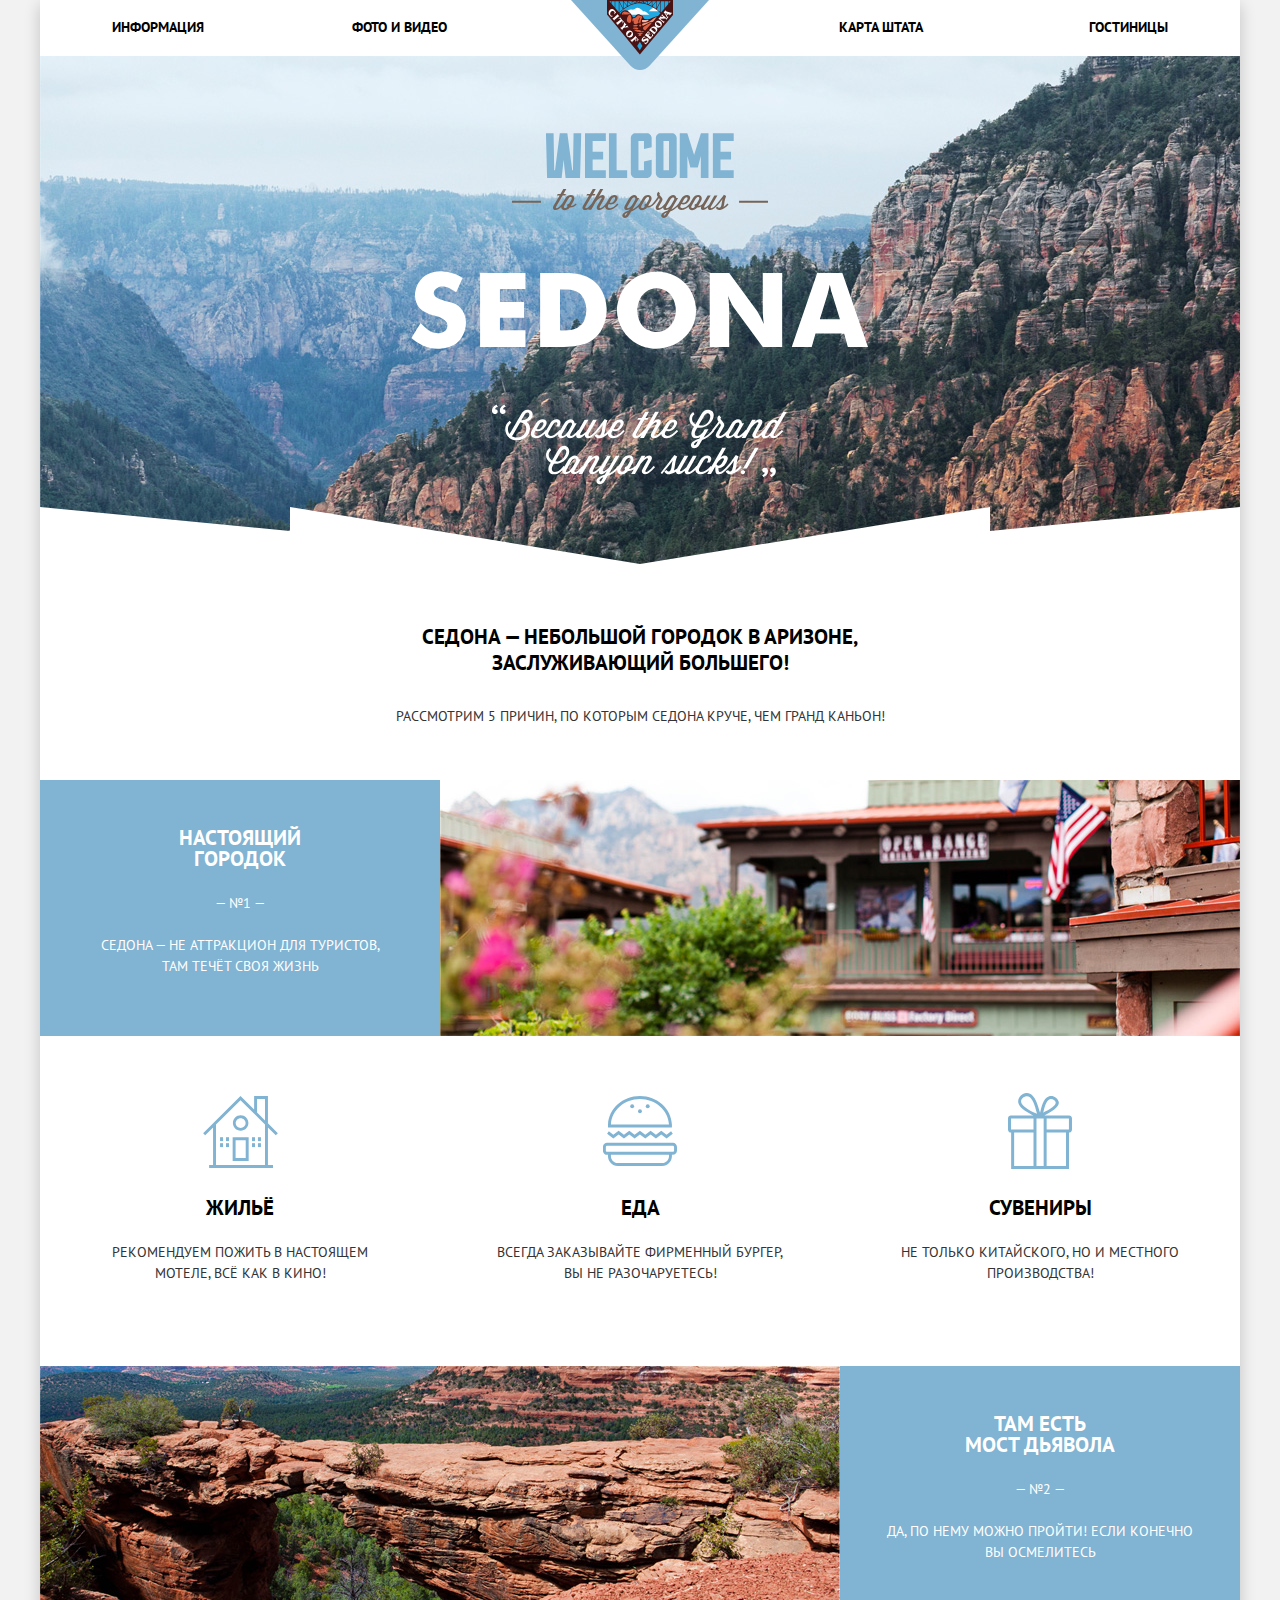
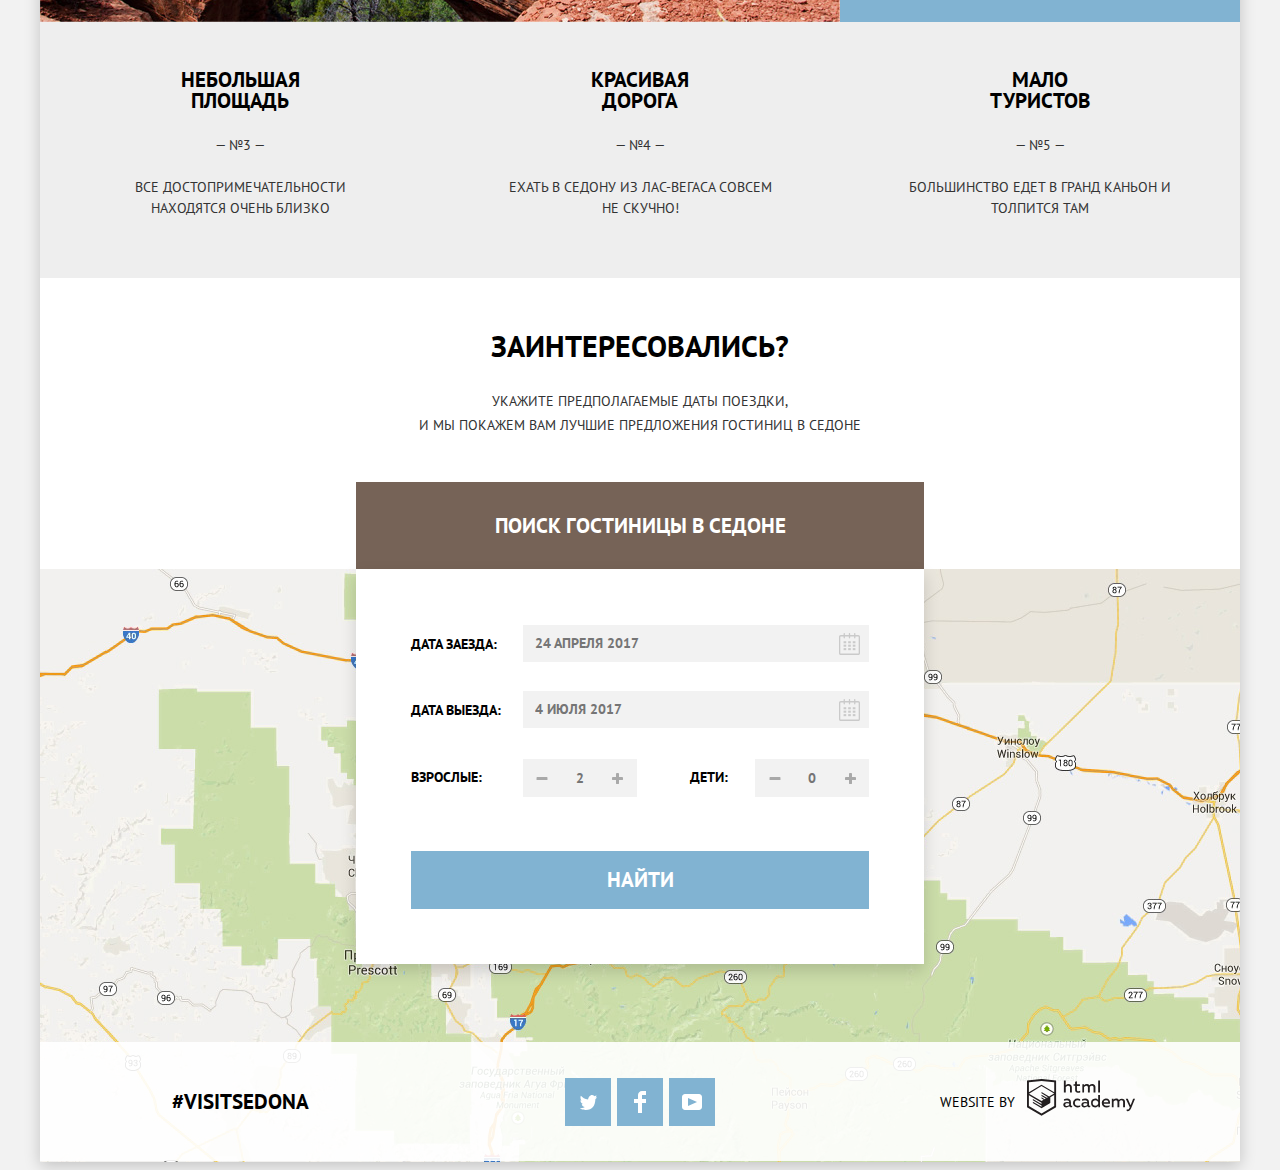
<file: index.html>
<!DOCTYPE html>
<html lang="ru">
<head>
  <meta charset="utf-8">
  <title>Отдых в городе Седона</title>
  <link href="https://fonts.googleapis.com/css?family=PT+Sans:400,700&amp;subset=cyrillic" rel="stylesheet">
  <link rel="stylesheet" href="css/normalize.css">
  <link rel="stylesheet" href="css/style.css">
</head>
<body class="main-page">
  <header class="main-header">
    <nav class="main-navigation">
      <a class="logo">
        <img src="img/logo.svg" width="138" height="70" alt="Логотип города Седона">
      </a>
      <ul class="site-navigation">
        <li class="site-navigation__item"><a href="#">Информация</a></li>
        <li class="site-navigation__item"><a href="#">Фото и видео</a></li>
        <li class="site-navigation__item"><a href="#">Карта штата</a></li>
        <li class="site-navigation__item"><a href="catalog.html">Гостиницы</a></li>
      </ul>
    </nav>
  </header>

  <main>
    <div class="promo">
      <h1 class="visually-hidden">Город Седона</h1>
    </div>

    <section class="features">
      <h2 class="features__title">Седона — небольшой городок в Аризоне, заслуживающий большего!</h2>
      <p class="features__intro">Рассмотрим 5 причин, по которым Седона круче, чем Гранд Каньон!</p>
      <ul class="features__list">
        <li class="features__item item-feature item-feature--detailed item-feature--real">
          <h3 class="item-feature__name">Настоящий<br> городок</h3>
          <p class="item-feature__number">— №1 —</p>
          <p class="item-feature__description">Седона — не аттракцион для туристов, там течёт своя жизнь</p>
        </li>
        <li class="features__item item-feature item-feature--sub item-feature--house">
          <h3 class="item-feature__name">Жильё</h3>
          <p class="item-feature__description">Рекомендуем пожить в настоящем мотеле, всё как в кино!</p>
        </li>
        <li class="features__item item-feature item-feature--sub item-feature--food">
          <h3 class="item-feature__name">Еда</h3>
          <p class="item-feature__description">Всегда заказывайте фирменный бургер, вы не разочаруетесь!</p>
        </li>
        <li class="features__item item-feature item-feature--sub item-feature--souvenir">
          <h3 class="item-feature__name">Сувениры</h3>
          <p class="item-feature__description">Не только китайского, но и местного производства!</p>
        </li>
        <li class="features__item item-feature item-feature--detailed item-feature--bridge">
          <h3 class="item-feature__name">Там есть<br> Мост дьявола</h3>
          <p class="item-feature__number">— №2 —</p>
          <p class="item-feature__description">Да, по нему можно пройти! Если конечно вы осмелитесь</p>
        </li>
        <li class="features__item item-feature item-feature--brief">
          <h3 class="item-feature__name">Небольшая<br> площадь</h3>
          <p class="item-feature__number">— №3 —</p>
          <p class="item-feature__description">Все достопримечательности находятся очень близко</p>
        </li>
        <li class="features__item item-feature item-feature--brief">
          <h3 class="item-feature__name">Красивая<br> дорога</h3>
          <p class="item-feature__number">— №4 —</p>
          <p class="item-feature__description">Ехать в Седону из Лас-Вегаса совсем не скучно!</p>
        </li>
        <li class="features__item item-feature item-feature--brief">
          <h3 class="item-feature__name">Мало<br> туристов</h3>
          <p class="item-feature__number">— №5 —</p>
          <p class="item-feature__description">Большинство едет в гранд каньон и толпится там</p>
        </li>
      </ul>
    </section>

    <section class="search">
      <h2 class="search__title">Заинтересовались?</h2>
      <p class="search__description">Укажите предполагаемые даты поездки,<br> и мы покажем вам лучшие предложения гостиниц в седоне</p>
      <button class="search__button search__button--open" type="button">Поиск гостиницы в Седоне</button>
      <form class="search__form" action="https://echo.htmlacademy.ru" method="post">
        <p class="search__arrival">
          <label for="date-arrival">Дата заезда:</label>
          <input id="date-arrival" type="text" name="date-arrival" value="" placeholder="24 апреля 2017">
          <button class="search__calendar-picker" type="button">
            <span class="visually-hidden">Выбор даты заезда</span>
            <svg version="1.1" id="Layer_1" xmlns="http://www.w3.org/2000/svg" xmlns:xlink="http://www.w3.org/1999/xlink" x="0px" y="0px"
             width="21px" height="22px" viewBox="0 0 21 22" enable-background="new 0 0 21 22" xml:space="preserve">
            <g id="calendar_1_">
              <path d="M19.251,2.025h-2.845V0.648c0-0.381-0.294-0.689-0.656-0.689c-0.363,0-0.656,0.308-0.656,0.689v1.377h-3.938V0.648
                c0-0.381-0.294-0.689-0.655-0.689c-0.363,0-0.657,0.308-0.657,0.689v1.377H5.906V0.648c0-0.381-0.294-0.689-0.656-0.689
                c-0.363,0-0.657,0.308-0.657,0.689v1.377H1.75C0.784,2.025,0,2.847,0,3.862v16.302C0,21.179,0.784,22,1.75,22h17.501
                C20.217,22,21,21.179,21,20.164V3.862C21,2.847,20.217,2.025,19.251,2.025z M19.688,20.164c0,0.253-0.195,0.459-0.437,0.459H1.75
                c-0.241,0-0.438-0.206-0.438-0.459V3.862c0-0.253,0.196-0.459,0.438-0.459h2.844v1.378c0,0.381,0.294,0.689,0.657,0.689
                c0.362,0,0.656-0.308,0.656-0.689V3.403h3.938v1.378c0,0.381,0.294,0.689,0.657,0.689c0.361,0,0.655-0.308,0.655-0.689V3.403h3.938
                v1.378c0,0.381,0.293,0.689,0.656,0.689c0.362,0,0.656-0.308,0.656-0.689V3.403h2.845c0.241,0,0.437,0.206,0.437,0.459V20.164z"/>
              <rect x="4.594" y="8.225" width="2.625" height="2.066"/>
              <rect x="4.594" y="11.668" width="2.625" height="2.067"/>
              <rect x="4.594" y="15.112" width="2.625" height="2.066"/>
              <rect x="9.188" y="15.112" width="2.625" height="2.066"/>
              <rect x="9.188" y="11.668" width="2.625" height="2.067"/>
              <rect x="9.188" y="8.225" width="2.625" height="2.066"/>
              <rect x="13.781" y="15.112" width="2.625" height="2.066"/>
              <rect x="13.781" y="11.668" width="2.625" height="2.067"/>
              <rect x="13.781" y="8.225" width="2.625" height="2.066"/>
            </g>
            </svg>
          </button>
        </p>
        <p class="search__exit">
          <label for="date-exit">Дата выезда:</label>
          <input id="date-exit" type="text" name="date-exit" value="" placeholder="4 июля 2017">
          <button class="search__calendar-picker" type="button">
            <span class="visually-hidden">Выбор даты выезда</span>
            <svg xmlns="http://www.w3.org/2000/svg" x="0px" y="0px"
             width="21px" height="22px" viewBox="0 0 21 22" enable-background="new 0 0 21 22" xml:space="preserve">
            <g id="calendar_1_">
              <path d="M19.251,2.025h-2.845V0.648c0-0.381-0.294-0.689-0.656-0.689c-0.363,0-0.656,0.308-0.656,0.689v1.377h-3.938V0.648
                c0-0.381-0.294-0.689-0.655-0.689c-0.363,0-0.657,0.308-0.657,0.689v1.377H5.906V0.648c0-0.381-0.294-0.689-0.656-0.689
                c-0.363,0-0.657,0.308-0.657,0.689v1.377H1.75C0.784,2.025,0,2.847,0,3.862v16.302C0,21.179,0.784,22,1.75,22h17.501
                C20.217,22,21,21.179,21,20.164V3.862C21,2.847,20.217,2.025,19.251,2.025z M19.688,20.164c0,0.253-0.195,0.459-0.437,0.459H1.75
                c-0.241,0-0.438-0.206-0.438-0.459V3.862c0-0.253,0.196-0.459,0.438-0.459h2.844v1.378c0,0.381,0.294,0.689,0.657,0.689
                c0.362,0,0.656-0.308,0.656-0.689V3.403h3.938v1.378c0,0.381,0.294,0.689,0.657,0.689c0.361,0,0.655-0.308,0.655-0.689V3.403h3.938
                v1.378c0,0.381,0.293,0.689,0.656,0.689c0.362,0,0.656-0.308,0.656-0.689V3.403h2.845c0.241,0,0.437,0.206,0.437,0.459V20.164z"/>
              <rect x="4.594" y="8.225" width="2.625" height="2.066"/>
              <rect x="4.594" y="11.668" width="2.625" height="2.067"/>
              <rect x="4.594" y="15.112" width="2.625" height="2.066"/>
              <rect x="9.188" y="15.112" width="2.625" height="2.066"/>
              <rect x="9.188" y="11.668" width="2.625" height="2.067"/>
              <rect x="9.188" y="8.225" width="2.625" height="2.066"/>
              <rect x="13.781" y="15.112" width="2.625" height="2.066"/>
              <rect x="13.781" y="11.668" width="2.625" height="2.067"/>
              <rect x="13.781" y="8.225" width="2.625" height="2.066"/>
            </g>
            </svg>
          </button>
        </p>
        <div class="search__residents">
          <p class="search__adults">
            <label for="amount-adults">Взрослые:</label>
            <button class="button search__amount-adults search__amount-adults--decrease" type="button">
              <span class="visually-hidden">Уменьшить количество взрослых</span>
            </button>
            <input id="amount-adults" type="text" name="amount-adults" value="" placeholder="2">
            <button class="button search__amount-adults search__amount-adults--increase" type="button">
              <span class="visually-hidden">Увеличить количество взрослых</span>
            </button>
          </p>
          <p class="search__children">
            <label for="amount-children">Дети:</label>
            <button class="button search__amount-children search__amount-children--decrease" type="button">
              <span class="visually-hidden">Уменьшить количество детей</span>
            </button>
            <input id="amount-children" type="text" name="amount-children" value="" placeholder="0">
            <button class="button search__amount-children search__amount-children--increase" type="button">
              <span class="visually-hidden">Увеличить количество детей</span>
            </button>
          </p>
        </div>
        <button class="search__button search__button--find" type="submit">Найти</button>
      </form>
    </section>

    <section class="map">
      <h2 class="visually-hidden">Карта города Седона</h2>
      <img class="map__image" src="img/map.jpg" width="1200" height="593" alt="Карта города Седона">
    </section>
  </main>

  <footer class="main-footer">
    <div class="main-footer__hashtag">#visitSEDONA</div>
    <div class="main-footer__social">
      <ul class="socials">
        <li>
          <a class="socials__item socials__item--tw" href="#">
            <span class="visually-hidden">Twitter</span>
            <svg xmlns="http://www.w3.org/2000/svg"  width="17px" height="15px" viewBox="0 0 17 15">
              <g>
                <path fill="#FFFFFF" d="M10.95,0.144c1.685-0.496,2.984,0.27,3.577,1.179c0.673-0.231,1.331-0.481,2.011-0.708
                  c-0.004,0.861-0.522,1.513-0.857,1.768c0.685,0.17,1.304-0.491,1.304-0.491c-0.169,1-1.006,1.788-1.563,2.024
                  c-0.231,6.75-3.175,11.217-10.077,11.082c-0.522,0,0.075,0-0.446,0c-0.41,0-4.164-0.46-4.898-1.887
                  c2.271,0.196,3.893-0.422,4.693-1.177c-0.96-0.3-2.679-0.477-2.979-2.95C2.064,9.09,2.279,9.212,2.905,9.103
                  C1.705,8.247,0.374,7.53,0.448,5.33c0.285,0.328,1.067,0.536,1.34,0.472c-0.703-0.241-1.97-3.36-0.894-4.952
                  c1.818,1.854,3.735,3.606,7.152,3.773C8.254,2.33,9.183,0.793,10.95,0.144z"/>
              </g>
            </svg>

          </a>
        </li>
        <li>
          <a class="socials__item socials__item--fb" href="#">
            <span class="visually-hidden">Facebook</span>
            <svg xmlns="http://www.w3.org/2000/svg" width="12px" height="22px" viewBox="0 0 12 22">
              <path fill="#FFFFFF" d="M12,4V0H8C5.791,0,4,1.791,4,4v4H0v4h4v10h4V12h4V8H8V4H12z"/>
            </svg>
          </a>
        </li>
        <li>
          <a class="socials__item socials__item--yt" href="#">
            <span class="visually-hidden">YouTube</span>
            <svg xmlns="http://www.w3.org/2000/svg" width="20px" height="16px" viewBox="0 0 20 16">
              <path fill="#FFFFFF" d="M17,0H3C1.35,0,0,1.35,0,3v10c0,1.65,1.35,3,3,3h14c1.65,0,3-1.35,3-3V3C20,1.35,18.65,0,17,0z
               M6.027,11.998V4.002L15.014,8L6.027,11.998z"/>
            </svg>
          </a>
        </li>
      </ul>
    </div>
    <div class="main-footer__copyright">
      Website by
      <a href="https://htmlacademy.ru/intensive/htmlcss" target="_blank">
        <span class="visually-hidden">HTML Academy</span>
        <svg xmlns="http://www.w3.org/2000/svg" viewBox="0 0 113 39" width="113" height="39">
          <path d="M44.61,26.88a2,2,0,0,0,.55-0.1v1.33a3.25,3.25,0,0,1-1.18.21,1.67,1.67,0,0,1-1.67-1,4.84,4.84,0,0,1-3.14,1.08c-1.51,0-2.91-.83-2.91-2.55,0-2.13,2-2.79,3.71-2.79a11.08,11.08,0,0,1,2.17.25v-0.3c0-1-.76-1.77-2.19-1.77a7.42,7.42,0,0,0-3,.64v-1.7a10.21,10.21,0,0,1,3.19-.55c2.36,0,3.81,1.12,3.81,3.65v3a0.54,0.54,0,0,0,.49.59h0.17Zm-6.44-1.13A1.35,1.35,0,0,0,39.63,27h0.11a3.39,3.39,0,0,0,2.41-1V24.58a9.72,9.72,0,0,0-1.81-.21c-1,0-2.16.33-2.16,1.38h0Zm12.36-6.11a5,5,0,0,1,2.57.64V22a4.08,4.08,0,0,0-2.3-.7,2.75,2.75,0,1,0,0,5.49,5,5,0,0,0,2.43-.64v1.71a6.27,6.27,0,0,1-2.76.57A4.21,4.21,0,0,1,46,24.51q0-.21,0-0.41a4.32,4.32,0,0,1,4.18-4.46h0.38Zm12.17,7.24a2,2,0,0,0,.55-0.1v1.33a3.25,3.25,0,0,1-1.18.21,1.67,1.67,0,0,1-1.67-1,4.84,4.84,0,0,1-3.14,1.08c-1.51,0-2.91-.83-2.91-2.55,0-2.13,2-2.79,3.71-2.79a11.08,11.08,0,0,1,2.17.25v-0.3c0-1-.76-1.77-2.19-1.77a7.42,7.42,0,0,0-3,.64v-1.7a10.21,10.21,0,0,1,3.19-.55c2.36,0,3.81,1.12,3.81,3.65v3a0.54,0.54,0,0,0,.49.59h0.17Zm-6.44-1.13A1.35,1.35,0,0,0,57.73,27h0.11a3.39,3.39,0,0,0,2.41-1V24.58a9.72,9.72,0,0,0-1.81-.21c-1.06,0-2.16.33-2.16,1.38h0ZM73,16V28.2H71.35V26.88a3.88,3.88,0,0,1-3.19,1.54,4.4,4.4,0,0,1,0-8.78,3.81,3.81,0,0,1,3,1.3V16H73Zm-4.53,5.22a2.76,2.76,0,1,0,0,5.52A2.86,2.86,0,0,0,71.15,25V23A2.91,2.91,0,0,0,68.49,21.27ZM79,19.64c3.31,0,4.46,2.68,3.92,5.09H76.7c0.21,1.5,1.67,2.11,3.19,2.11a6.11,6.11,0,0,0,2.64-.59v1.6a7.14,7.14,0,0,1-3,.57C77,28.42,74.78,27,74.78,24a4.18,4.18,0,0,1,4-4.39H79Zm0.09,1.54a2.28,2.28,0,0,0-2.44,2.1v0.06H81.3A2,2,0,0,0,79.13,21.18Zm5.73,7V19.87h1.65v1a3.81,3.81,0,0,1,2.78-1.27A2.86,2.86,0,0,1,91.89,21a4.12,4.12,0,0,1,2.91-1.33A3.06,3.06,0,0,1,98,23V28.2h-1.9V23.05a1.59,1.59,0,0,0-1.42-1.75H94.42a2.8,2.8,0,0,0-2.07,1.12V28.2h-1.9V23.05A1.59,1.59,0,0,0,89,21.31H88.8a3,3,0,0,0-2.21,1.29v5.63H84.86Zm21.31-8.33h1.9l-3.91,9.46c-0.9,2.17-2.09,2.86-3.35,2.86a4.76,4.76,0,0,1-1.1-.14V30.46a2.86,2.86,0,0,0,.85.12c0.9,0,1.58-.64,2.07-1.9l0.17-.42-4-8.4h2l2.86,6.29ZM38.73,1.46V6.22a3.81,3.81,0,0,1,2.7-1.14,3.25,3.25,0,0,1,3.44,3.4v5.15H43V8.72a1.81,1.81,0,0,0-1.61-2h-0.3a2.93,2.93,0,0,0-2.32,1.39v5.52h-1.9V1.46h1.9ZM49.94,2.31v3h3V6.91h-3v3.81c0,1.1.5,1.46,1.58,1.46a4.49,4.49,0,0,0,1.69-.33v1.6A6.8,6.8,0,0,1,51,13.8a2.55,2.55,0,0,1-2.86-2.74V6.89H46.58V5.26h1.5V2.74Zm5.4,11.31V5.28H57v1A3.81,3.81,0,0,1,59.77,5a2.86,2.86,0,0,1,2.6,1.33A4.12,4.12,0,0,1,65.28,5,3.06,3.06,0,0,1,68.44,8.4v5.21h-1.9V8.46a1.59,1.59,0,0,0-1.42-1.75H64.89a2.8,2.8,0,0,0-2.07,1.12v5.78h-1.9V8.46A1.59,1.59,0,0,0,59.5,6.71H59.27A3,3,0,0,0,57.06,8v5.63H55.34ZM71.17,1.45H73V13.6H71.17V1.45ZM14.71,0H14.55L0,1.54V28.21l14.55,8.66,14.55-8.66V1.54Zm12.5,27.1L14.55,34.64,1.9,27.12V16.18l12.59,7.5V25L5.86,19.9v1.31l8.68,5.21v1.39L5.87,22.65V24l8.68,5.21,8.75-5.24V18.31L27.2,16V27.12Zm0-12.53-3.48,2-1.6,1L14.51,13v1.31L21,18.23H21l-0.14.09-1,.54-5.37-3.2V17l4.24,2.52-1,.67-3.2-1.9v1.31l2.1,1.24L14.5,22.1,2,14.65,14.51,7.11Zm0-1.32L14.49,5.76,1.91,13.25v-10L14.56,1.92,27.21,3.25v10h0Z" transform="translate(0 -0.02)" fill="#231f20"/>
        </svg>
      </a>
    </div>
  </footer>
</body>
</html>
</file>
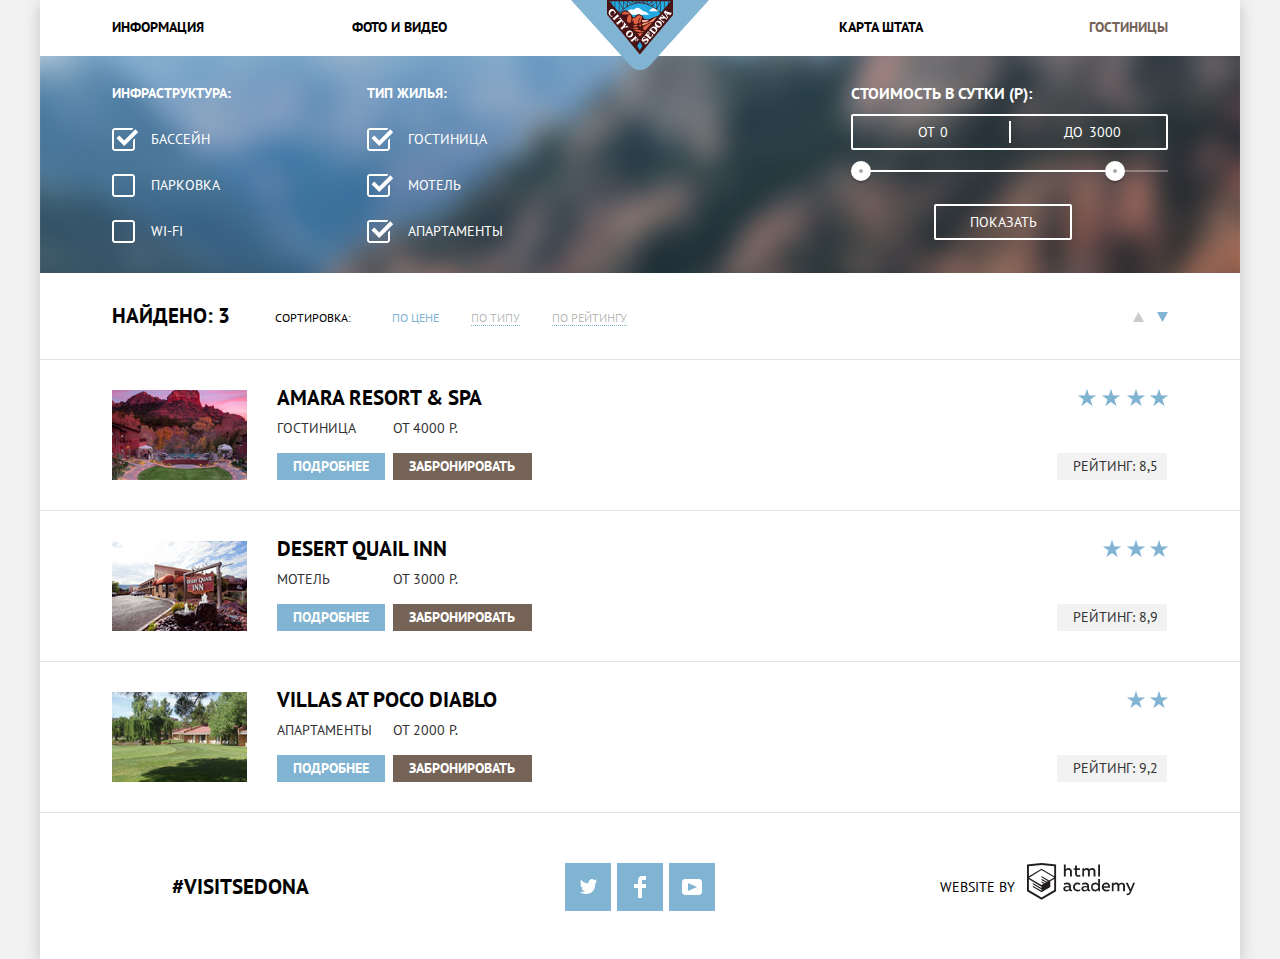
<file: catalog.html>
<!DOCTYPE html>
<html lang="ru">
<head>
  <meta charset="utf-8">
  <title>Поиск жилья в городе Седона</title>
  <link href="https://fonts.googleapis.com/css?family=PT+Sans:400,700&amp;subset=cyrillic" rel="stylesheet">
  <link rel="stylesheet" href="css/normalize.css">
  <link rel="stylesheet" href="css/style.css">
</head>
<body>
  <header class="main-header">
    <nav class="main-navigation">
      <a class="logo" href="index.html">
        <img src="img/logo.svg" width="138" height="70" alt="Логотип города Седона">
      </a>
      <ul class="site-navigation">
        <li class="site-navigation__item"><a href="#">Информация</a></li>
        <li class="site-navigation__item"><a href="#">Фото и видео</a></li>
        <li class="site-navigation__item"><a href="#">Карта штата</a></li>
        <li class="site-navigation__item site-navigation__item--current"><a href="catalog.html">Гостиницы</a></li>
      </ul>
    </nav>
  </header>

  <main>

    <section class="filters">
      <h2 class="visually-hidden">Фильтры жилья</h2>
      <form class="filters__form" action="https://echo.htmlacademy.ru" method="get">
        <fieldset class="filters__infrastructure">
          <legend>Инфраструктура:</legend>
          <ul>
            <li class="filters__option">
              <input class="visually-hidden filters__input-checkbox" type="checkbox" name="pool" id="filter-pool" checked>
              <label for="filter-pool">Бассейн</label>
            </li>
            <li class="filters__option">
              <input class="visually-hidden filters__input-checkbox" type="checkbox" name="parking" id="filter-parking">
              <label for="filter-parking">Парковка</label>
            </li>
            <li class="filters__option">
              <input class="visually-hidden filters__input-checkbox" type="checkbox" name="wi-fi" id="filter-wi-fi">
              <label for="filter-wi-fi">Wi-Fi</label>
            </li>
          </ul>
        </fieldset>
        <fieldset class="filters__house-type">
          <legend>Тип Жилья:</legend>
          <ul>
            <li class="filters__option">
              <input class="visually-hidden filters__input-checkbox" type="checkbox" name="hotel" id="filter-hotel" checked>
              <label for="filter-hotel">Гостиница</label>
            </li>
            <li class="filters__option">
              <input class="visually-hidden filters__input-checkbox" type="checkbox" name="motel" id="filter-motel" checked>
              <label for="filter-motel">Мотель</label>
            </li>
            <li class="filters__option">
              <input class="visually-hidden filters__input-checkbox" type="checkbox" name="apartments" id="filter-apartments" checked>
              <label for="filter-apartments">Апартаменты</label>
            </li>
          </ul>
        </fieldset>
        <fieldset class="filters__range">
          <legend class="filter-range-title">Стоимость в сутки (Р):</legend>
            <div class="price-controls">
              <label class="min-price">от <input type="text" name="min-price" value="0"></label>
              <label class="max-price">до <input type="text" name="max-price" value="3000"></label>
            </div>
            <div class="range-controls">
              <div class="scale">
                <div class="bar"></div>
              </div>
              <div class="range-toggle range-toggle-min"></div>
              <div class="range-toggle range-toggle-max"></div>
            </div>
            <button class="filters__button" type="submit">Показать</button>
        </fieldset>
      </form>
    </section>

    <section class="search-results">
      <h2 class="visually-hidden">Результаты поиска жилья</h2>
      <div class="inner-columns">
        <p class="search-results__found">Найдено: 3</p>
        <p class="search-results__sorting-type">
          Сортировка:
          <a class="search-results__type search-results__type--current">По цене</a>
          <a class="search-results__type" href="#">По типу</a>
          <a class="search-results__type" href="#">По рейтингу</a>
        </p>
        <p class="search-results__sorting-order">
          <a class="search-results__order search-results__order--up" href="#">
            <span class="visually-hidden">По возрастанию</span>
            <svg version="1.1" xmlns="http://www.w3.org/2000/svg" width="11px" height="10px" viewBox="0 0 11 10">
              <polygon fill="#cacaca" points="5.5,0 0,10 11,10 "/>
            </svg>
          </a>
          <a class="search-results__order search-results__order--down  search-results__order--current" href="#">
            <span class="visually-hidden">По убыванию</span>
            <svg version="1.1" xmlns="http://www.w3.org/2000/svg" width="11px" height="10px" viewBox="0 0 11 10">
              <polygon fill="#cacaca" points="5.5,10 0,0 11,0 "/>
            </svg>
          </a>
        </p>
      </div>
      <ul class="search-results__results-list">
        <li class="search-results__result result-item">
          <img class="result-item__img" src="img/hotel-small-1.jpg" width="135" height="90" alt="Гостиница Amara Resort & Spa">
          <div class="result-item__info">
            <h3 class="result-item__lodging-name"><a href="#">Amara Resort & Spa</a></h3>
            <p>
              <span class="result-item__lodging-type">Гостиница</span>
              <span class="result-item__lodging-price">от 4000 р.</span>
            </p>
            <p>
              <a class="result-item__button result-item__button--details" href="#">Подробнее</a>
              <a class="result-item__button result-item__button--book" href="#">Забронировать</a>
            </p>
          </div>
          <div class="result-item__rating">
            <p class="result-item__rating-level result-item__rating-level--good">
              <span class="visually-hidden">4 звезды</span>
            </p>
            <p class="result-item__rating-info">Рейтинг: 8,5</p>
          </div>
        </li>
        <li class="search-results__result result-item">
          <img class="result-item__img" src="img/hotel-small-2.jpg" width="135" height="90" alt="Мотель Desert Quail Inn">
          <div class="result-item__info">
            <h3 class="result-item__lodging-name"><a href="#">Desert Quail Inn</a></h3>
            <p>
              <span class="result-item__lodging-type">Мотель</span>
              <span class="result-item__lodging-price">от 3000 р.</span>
            </p>
            <p>
              <a class="result-item__button result-item__button--details" href="#">Подробнее</a>
              <a class="result-item__button result-item__button--book" href="#">Забронировать</a>
            </p>
          </div>
          <div class="result-item__rating">
            <p class="result-item__rating-level result-item__rating-level--average">
              <span class="visually-hidden">3 звезды</span>
            </p>
            <p class="result-item__rating-info">Рейтинг: 8,9</p>
          </div>
        </li>
        <li class="search-results__result result-item">
          <img class="result-item__img" src="img/hotel-small-3.jpg" width="135" height="90" alt="Апартаменты Villas at Poco Diablo">
          <div class="result-item__info">
            <h3 class="result-item__lodging-name"><a href="#">Villas at Poco Diablo</a></h3>
            <p>
              <span class="result-item__lodging-type">Апартаменты</span>
              <span class="result-item__lodging-price">от 2000 р.</span>
            </p>
            <p>
              <a class="result-item__button result-item__button--details" href="#">Подробнее</a>
              <a class="result-item__button result-item__button--book" href="#">Забронировать</a>
            </p>
          </div>
          <div class="result-item__rating">
            <p class="result-item__rating-level result-item__rating-level--bad">
              <span class="visually-hidden">2 звезды</span>
            </p>
            <p class="result-item__rating-info">Рейтинг: 9,2</p>
          </div>
        </li>
      </ul>
    </section>
  </main>

  <footer class="main-footer">
    <p class="main-footer__hashtag">#visitSEDONA</p>
    <ul class="main-footer__social socials">
      <li>
        <a class="socials__item socials__item--tw" href="#">
          <span class="visually-hidden">Twitter</span>
          <svg xmlns="http://www.w3.org/2000/svg"  width="17px" height="15px" viewBox="0 0 17 15">
            <g>
              <path fill="#FFFFFF" d="M10.95,0.144c1.685-0.496,2.984,0.27,3.577,1.179c0.673-0.231,1.331-0.481,2.011-0.708
                c-0.004,0.861-0.522,1.513-0.857,1.768c0.685,0.17,1.304-0.491,1.304-0.491c-0.169,1-1.006,1.788-1.563,2.024
                c-0.231,6.75-3.175,11.217-10.077,11.082c-0.522,0,0.075,0-0.446,0c-0.41,0-4.164-0.46-4.898-1.887
                c2.271,0.196,3.893-0.422,4.693-1.177c-0.96-0.3-2.679-0.477-2.979-2.95C2.064,9.09,2.279,9.212,2.905,9.103
                C1.705,8.247,0.374,7.53,0.448,5.33c0.285,0.328,1.067,0.536,1.34,0.472c-0.703-0.241-1.97-3.36-0.894-4.952
                c1.818,1.854,3.735,3.606,7.152,3.773C8.254,2.33,9.183,0.793,10.95,0.144z"/>
            </g>
          </svg>

        </a>
      </li>
      <li>
        <a class="socials__item socials__item--fb" href="#">
          <span class="visually-hidden">Facebook</span>
          <svg xmlns="http://www.w3.org/2000/svg" width="12px" height="22px" viewBox="0 0 12 22">
            <path fill="#FFFFFF" d="M12,4V0H8C5.791,0,4,1.791,4,4v4H0v4h4v10h4V12h4V8H8V4H12z"/>
          </svg>
        </a>
      </li>
      <li>
        <a class="socials__item socials__item--yt" href="#">
          <span class="visually-hidden">YouTube</span>
          <svg xmlns="http://www.w3.org/2000/svg" width="20px" height="16px" viewBox="0 0 20 16">
            <path fill="#FFFFFF" d="M17,0H3C1.35,0,0,1.35,0,3v10c0,1.65,1.35,3,3,3h14c1.65,0,3-1.35,3-3V3C20,1.35,18.65,0,17,0z
             M6.027,11.998V4.002L15.014,8L6.027,11.998z"/>
          </svg>
        </a>
      </li>
    </ul>
    <p class="main-footer__copyright">
      Website by
      <a href="https://htmlacademy.ru/intensive/htmlcss" target="_blank">
        <span class="visually-hidden">HTML Academy</span>
        <svg xmlns="http://www.w3.org/2000/svg" viewBox="0 0 113 39" width="113" height="39">
          <path d="M44.61,26.88a2,2,0,0,0,.55-0.1v1.33a3.25,3.25,0,0,1-1.18.21,1.67,1.67,0,0,1-1.67-1,4.84,4.84,0,0,1-3.14,1.08c-1.51,0-2.91-.83-2.91-2.55,0-2.13,2-2.79,3.71-2.79a11.08,11.08,0,0,1,2.17.25v-0.3c0-1-.76-1.77-2.19-1.77a7.42,7.42,0,0,0-3,.64v-1.7a10.21,10.21,0,0,1,3.19-.55c2.36,0,3.81,1.12,3.81,3.65v3a0.54,0.54,0,0,0,.49.59h0.17Zm-6.44-1.13A1.35,1.35,0,0,0,39.63,27h0.11a3.39,3.39,0,0,0,2.41-1V24.58a9.72,9.72,0,0,0-1.81-.21c-1,0-2.16.33-2.16,1.38h0Zm12.36-6.11a5,5,0,0,1,2.57.64V22a4.08,4.08,0,0,0-2.3-.7,2.75,2.75,0,1,0,0,5.49,5,5,0,0,0,2.43-.64v1.71a6.27,6.27,0,0,1-2.76.57A4.21,4.21,0,0,1,46,24.51q0-.21,0-0.41a4.32,4.32,0,0,1,4.18-4.46h0.38Zm12.17,7.24a2,2,0,0,0,.55-0.1v1.33a3.25,3.25,0,0,1-1.18.21,1.67,1.67,0,0,1-1.67-1,4.84,4.84,0,0,1-3.14,1.08c-1.51,0-2.91-.83-2.91-2.55,0-2.13,2-2.79,3.71-2.79a11.08,11.08,0,0,1,2.17.25v-0.3c0-1-.76-1.77-2.19-1.77a7.42,7.42,0,0,0-3,.64v-1.7a10.21,10.21,0,0,1,3.19-.55c2.36,0,3.81,1.12,3.81,3.65v3a0.54,0.54,0,0,0,.49.59h0.17Zm-6.44-1.13A1.35,1.35,0,0,0,57.73,27h0.11a3.39,3.39,0,0,0,2.41-1V24.58a9.72,9.72,0,0,0-1.81-.21c-1.06,0-2.16.33-2.16,1.38h0ZM73,16V28.2H71.35V26.88a3.88,3.88,0,0,1-3.19,1.54,4.4,4.4,0,0,1,0-8.78,3.81,3.81,0,0,1,3,1.3V16H73Zm-4.53,5.22a2.76,2.76,0,1,0,0,5.52A2.86,2.86,0,0,0,71.15,25V23A2.91,2.91,0,0,0,68.49,21.27ZM79,19.64c3.31,0,4.46,2.68,3.92,5.09H76.7c0.21,1.5,1.67,2.11,3.19,2.11a6.11,6.11,0,0,0,2.64-.59v1.6a7.14,7.14,0,0,1-3,.57C77,28.42,74.78,27,74.78,24a4.18,4.18,0,0,1,4-4.39H79Zm0.09,1.54a2.28,2.28,0,0,0-2.44,2.1v0.06H81.3A2,2,0,0,0,79.13,21.18Zm5.73,7V19.87h1.65v1a3.81,3.81,0,0,1,2.78-1.27A2.86,2.86,0,0,1,91.89,21a4.12,4.12,0,0,1,2.91-1.33A3.06,3.06,0,0,1,98,23V28.2h-1.9V23.05a1.59,1.59,0,0,0-1.42-1.75H94.42a2.8,2.8,0,0,0-2.07,1.12V28.2h-1.9V23.05A1.59,1.59,0,0,0,89,21.31H88.8a3,3,0,0,0-2.21,1.29v5.63H84.86Zm21.31-8.33h1.9l-3.91,9.46c-0.9,2.17-2.09,2.86-3.35,2.86a4.76,4.76,0,0,1-1.1-.14V30.46a2.86,2.86,0,0,0,.85.12c0.9,0,1.58-.64,2.07-1.9l0.17-.42-4-8.4h2l2.86,6.29ZM38.73,1.46V6.22a3.81,3.81,0,0,1,2.7-1.14,3.25,3.25,0,0,1,3.44,3.4v5.15H43V8.72a1.81,1.81,0,0,0-1.61-2h-0.3a2.93,2.93,0,0,0-2.32,1.39v5.52h-1.9V1.46h1.9ZM49.94,2.31v3h3V6.91h-3v3.81c0,1.1.5,1.46,1.58,1.46a4.49,4.49,0,0,0,1.69-.33v1.6A6.8,6.8,0,0,1,51,13.8a2.55,2.55,0,0,1-2.86-2.74V6.89H46.58V5.26h1.5V2.74Zm5.4,11.31V5.28H57v1A3.81,3.81,0,0,1,59.77,5a2.86,2.86,0,0,1,2.6,1.33A4.12,4.12,0,0,1,65.28,5,3.06,3.06,0,0,1,68.44,8.4v5.21h-1.9V8.46a1.59,1.59,0,0,0-1.42-1.75H64.89a2.8,2.8,0,0,0-2.07,1.12v5.78h-1.9V8.46A1.59,1.59,0,0,0,59.5,6.71H59.27A3,3,0,0,0,57.06,8v5.63H55.34ZM71.17,1.45H73V13.6H71.17V1.45ZM14.71,0H14.55L0,1.54V28.21l14.55,8.66,14.55-8.66V1.54Zm12.5,27.1L14.55,34.64,1.9,27.12V16.18l12.59,7.5V25L5.86,19.9v1.31l8.68,5.21v1.39L5.87,22.65V24l8.68,5.21,8.75-5.24V18.31L27.2,16V27.12Zm0-12.53-3.48,2-1.6,1L14.51,13v1.31L21,18.23H21l-0.14.09-1,.54-5.37-3.2V17l4.24,2.52-1,.67-3.2-1.9v1.31l2.1,1.24L14.5,22.1,2,14.65,14.51,7.11Zm0-1.32L14.49,5.76,1.91,13.25v-10L14.56,1.92,27.21,3.25v10h0Z" transform="translate(0 -0.02)" fill="#231f20"/>
        </svg>
      </a>
    </p>
  </footer>
</body>
</html>
</file>
<file: css/style.css>
html {
  background-color: #f2f2f2;
}

body {
  width: 1200px;
  margin: 0 auto;
  padding: 0;

  font-family: "PT Sans", Arial, sans-serif;
  font-size: 14px;
  line-height: 26px;
  font-weight: 700;
  color: #000000;
  text-transform: uppercase;

  background-color: #ffffff;
  box-shadow: 0 5px 15px 0 rgba(0, 0, 0, 0.2);
}

a {
  text-decoration: none;
}

img {
  max-width: 100%;
  height: auto;
}

.visually-hidden:not(:focus):not(:active),
input[type="checkbox"].visually-hidden,
input[type="radio"].visually-hidden {
  position: absolute;

  width: 1px;
  height: 1px;
  margin: -1px;
  border: 0;
  padding: 0;

  white-space: nowrap;

  clip-path: inset(100%);
  clip: rect(0 0 0 0);
  overflow: hidden;
}

.main-header {
  min-height: 56px;
}

.main-navigation {
  position: relative;
}

.logo {
  position: absolute;
  left: 50%;
  top: 0;

  width: 138px;
  height: 70px;

  transform: translateX(-50%);
}
.site-navigation {
  display: flex;
  flex-wrap: wrap;
  width: 1056px;
  padding: 0;
  margin: 0 auto;

  list-style: none;
}

.site-navigation__item {
  width: 22%;
  margin-top: 14px;
}

.site-navigation__item:nth-child(1)  {
  margin-right: 8px;
}

.site-navigation__item:nth-child(3)  {
  margin-left: auto;
  text-align: right;
}

.site-navigation__item:nth-child(4)  {
  margin-left: 13px;
  text-align: right;
}

.site-navigation a {
  color: #000000;
}

.site-navigation a:hover,
.site-navigation a:focus {
  color: #81b3d2;
}

.site-navigation a:active {
  color: rgba(0, 0, 0, 0.3);
}

.site-navigation__item--current a {
  color: #766357;
}

.promo {
  min-height: 508px;
  margin-bottom: 60px;

  background-image: url("../img/background-mask.svg"), url("../img/slogan.svg"), url("../img/background.jpg");
  background-position: center bottom, center 77px, center top;
  background-repeat: no-repeat;
  background-size: 1200px 57px, 458px 352px, cover;
}

.features {
  margin-bottom: 50px;
  text-align: center;
}

.features__title {
  width: 576px;
  margin: 0 auto;
  margin-bottom: 27px;

  font-size: 21px;
}

.features__intro {
  width: 506px;
  margin: 0 auto;
  margin-bottom: 51px;
  font-weight: 400;
  color: #333333;
}

.features__list {
  display: -webkit-flex;
  display: -moz-flex;
  display: -ms-flex;
  display: -o-flex;
  display: flex;
  -webkit-flex-wrap: wrap;
  -moz-flex-wrap: wrap;
  -ms-flex-wrap: wrap;
  -o-flex-wrap: wrap;
  flex-wrap: wrap;
  padding: 0;
  margin: 0;

  list-style: none;

  line-height: 21px;
}

.features__item {
  width: 400px;
  padding: 0;
  padding-bottom: 59px;
  margin: 0;
}

.item-feature--detailed {
  width: 100%;
  color: #ffffff;

  background-color: #81b3d2;
}

.item-feature__name {
  padding-top: 26px;
  margin-bottom: 24px;
  font-size: 21px;
}

.item-feature__number {
  margin-bottom: 21px;
  font-weight: 400;
  color: #333333;
}

.item-feature--detailed .item-feature__number {
  color: #ffffff;
}

.item-feature__description {
  margin: 0 auto;
  font-weight: 400;
  color: #333333;
}

.item-feature--detailed .item-feature__description {
  color: #ffffff;
}

.item-feature--real {
  padding-right: 800px;

  background-image: url("../img/feature-1.jpg");
  background-position: right 0;
  background-repeat: no-repeat;
}
.item-feature--real .item-feature__description {
  width: 290px;
}

.item-feature--sub {
  padding-bottom: 82px;

  background-position: center 60px;
  background-repeat: no-repeat;
}

.item-feature--food {
  background-image: url("../img/feature-food.svg");
}

.item-feature--souvenir {
  background-image: url("../img/feature-souvenir.svg");
  background-position: center 57px;
}

.item-feature--house {
  background-image: url("../img/feature-house.svg");
}

.item-feature--sub .item-feature__name {
  padding-top: 140px;
}

.item-feature--sub .item-feature__description {
  width: 290px;
}


.item-feature--bridge {
  padding-left: 800px;

  background-image: url("../img/feature-2.jpg");
  background-position: 0 0;
  background-repeat: no-repeat;
}

.item-feature--bridge .item-feature__description {
  width: 320px;
}

.item-feature--brief {
  background-color: #eeeeee;
}

.item-feature--brief .item-feature__description {
  width: 265px;
}

.search {
  width: 568px;
  margin: 0 auto;
}

.search__title {
  padding: 0;
  margin: 0;
  margin-bottom: 25px;
  font-size: 30px;
  line-height: 36px;
  text-align: center;
}

.search__description {
  margin-bottom: 45px;

  line-height: 24px;
  font-weight: 400;
  color: #333333;
  text-align: center;
}

.search__button {
  font-size: 21px;
  line-height: 26px;
  font-weight: 700;
  color: #ffffff;
  vertical-align: middle;
  text-transform: uppercase;

  border: none;
}

.search__button--open {
  width: 100%;
  padding: 31px;
  padding-bottom: 30px;

  background-color: #766357;
}

.search__button--open:hover,
.search__button--open:focus {
  background-color: #604e43;
}

.search__button--open:active {
  color: rgba(255, 255, 255, 0.3);

  background-color: #503e33;
}

.search__button--find {
  display: block;
  -webkit-box-sizing: border-box;
  -moz-box-sizing: border-box;
  box-sizing: border-box;
  width: 100%;
  padding: 16px;
  margin: 0 auto;
  background-color: #81b3d2;
}

.search__button--find:hover,
.search__button--find:focus {
  background-color: #669ec0;
}

.search__button--find:active {
  color: rgba(255, 255, 255, 0.3);

  background-color: #5496bd;
}

.search__form {
  position: relative;
  z-index: 1;

  display: flex;
  flex-wrap: wrap;
  padding: 55px;
  padding-top: 42px;

  background-color: #fff;
  box-shadow: 0 7px 15px rgba(0, 0, 0, 0.15);
}

.search__form p {
  position: relative;

  width: 100%;
  display: flex;
  justify-content: space-between;
  align-items: center;
  margin-bottom: 15px;
}

.search__form input {
  box-sizing: border-box;
  font: inherit;
  text-transform: uppercase;

  border: none;
  background-color: #f2f2f2;
}

.search__form input:focus {
  background-color: transparent;
}

.search__arrival input,
.search__exit input {
  width: 346px;
  padding-top: 5px;
  padding-bottom: 6px;
  padding-left: 12px;

}

.search__calendar-picker {
  position: absolute;
  right: 3px;
  top: 7px;

  border: none;
  background-color: transparent;
}

.search__calendar-picker svg {
  fill: #cacaca;
}

.search__calendar-picker:hover svg,
.search__calendar-picker:focus svg {
  fill: #000000;
}

.search__calendar-picker:active svg {
  fill: #81b3d2;
}

.search__form .search__exit {
  margin-bottom: 22px;
}

.search__residents {
  display: flex;
  align-items: center;
  margin-bottom: 39px;
}

.search__residents p {
  -ms-align-items: flex-start;
  align-items: flex-start;
}

.search__residents input {
  width: 114px;
  padding: 6px 33px 6px 53px;
  margin-top: -5px;
}

.search__residents button {
  position: absolute;

  border: none;
  background-color: transparent;
}

.search__adults {
  margin-right: 53px;
}

.search__adults label {
  margin-right: 41px;
}

.search__children label {
  margin-right: 27px;
}

.search__amount-adults--decrease {
  left: 125px;
  top: 13px;

  width: 12px;
  height: 3px;

  background-image: url("../img/minus.png");
  background-repeat: no-repeat;
  background-position: 0 0;
}

.search__amount-adults--decrease:hover,
.search__amount-adults--decrease:focus {
  background-image: url("../img/minus-hover.png");
  cursor: pointer;
}

.search__amount-adults--decrease:active {
  background-image: url("../img/minus-active.png");
  cursor: pointer;
}

.search__amount-adults--increase {
  left: 201px;
  top: 9px;

  width: 11px;
  height: 11px;

  background-image: url("../img/plus.png");
  background-repeat: no-repeat;
  background-position: 0 0;
}

.search__amount-adults--increase:hover,
.search__amount-adults--increase:focus {
  background-image: url("../img/plus-hover.png");
  cursor: pointer;
}

.search__amount-adults--increase:active {
  background-image: url("../img/plus-active.png");
  cursor: pointer;
}

.search__amount-children--decrease {
  left: 79px;
  top: 13px;

  width: 12px;
  height: 3px;

  background-image: url("../img/minus.png");
  background-repeat: no-repeat;
  background-position: 0 0;
}

.search__amount-children--decrease:hover,
.search__amount-children--decrease:focus {
  background-image: url("../img/minus-hover.png");
  cursor: pointer;
}

.search__amount-children--decrease:active {
  background-image: url("../img/minus-active.png");
  cursor: pointer;
}

.search__amount-children--increase {
  left: 155px;
  top: 9px;

  width: 11px;
  height: 11px;

  background-image: url("../img/plus.png");
  background-repeat: no-repeat;
  background-position: 0 0;
}


.search__amount-children--increase:hover,
.search__amount-children--increase:focus {
  background-image: url("../img/plus-hover.png");
  cursor: pointer;
}

.search__amount-children--increase:active {
  background-image: url("../img/plus-active.png");
  cursor: pointer;
}

.map {
  position: relative;
  margin-top: -395px;
}
/* Стили внутренней страницы каталога */

.filters {
  margin-bottom: 9px;
  line-height: 21px;
  color: #ffffff;

  background-color: #3f4b51;
  background-image: url("../img/background-filters.jpg");
  background-position: 0 0;
  background-repeat: no-repeat;
}

.filters__form  {
  display: flex;
  flex-wrap: wrap;
  padding: 27px 72px 6px;
}

.filters__form fieldset {
  margin: 0;
  padding: 0;
  border: none;
}

.filters__form legend {
  margin-bottom: 25px;
}

.filters__form .filters__infrastructure {
  width: 240px;
  margin-right: 15px;
}

.filters__form .filters__house-type {
  width: 250px;
}


.filters__form .filters__range {
  width: 317px;
  margin-left: auto;
}

.filters__form ul {
  padding: 0;
  margin: 0;
  list-style: none;
}

.filters__option {
  padding-left: 39px;
  margin-bottom: 25px;
}

.filters__house-type .filters__option {
  padding-left: 41px;
}

.filters__input-checkbox + label::before {
  content: "";

  position: absolute;
  left: -39px;
  top: -2px;

  width: 23px;
  height: 23px;

  background-image: url("../img/checkbox-off.svg");
  background-position: 0 0;
  background-repeat: no-repeat;
}

.filters__house-type .filters__input-checkbox + label::before {
  left: -41px;
}

.filters__input-checkbox:disabled + label::before {
  content: "";

  position: absolute;
  left: -38px;
  top: -2px;

  width: 23px;
  height: 23px;

  background-image: url("../img/checkbox-off.svg");
  background-position: 0 0;
  background-repeat: no-repeat;

  opacity: .3;
}



.filters__input-checkbox:checked + label::before {
  content: "";

  position: absolute;
  left: -39px;
  top: -2px;

  width: 28px;
  height: 23px;

  background-image: url("../img/checkbox-on.svg");
  background-position: 0 0;
  background-repeat: no-repeat;
}

.filters__house-type .filters__input-checkbox:checked + label::before {
  left: -41px;
}

.filters__input-checkbox:checked:disabled + label::before {
  content: "";

  position: absolute;
  left: -38px;
  top: -2px;

  width: 28px;
  height: 23px;

  background-image: url("../img/checkbox-on.svg");
  background-position: 0 0;
  background-repeat: no-repeat;

  opacity: 0.3;
}

.filters label {
  position: relative;

  font-size: 14px;
  font-weight: 400;
}

.filters__range .filter-range-title {
  margin-bottom: 10px;

  font-weight: 600;
  font-size: 16px;
  line-height: 21px;
}

.price-controls {
  position: relative;

  height: 32px;
  margin-bottom: 20px;

  font-size: 0;

  border: 2px solid #ffffff;
  border-radius: 2px;
}

.price-controls::after {
  content: "";
  position: absolute;
  top: 50%;
  left: 50%;

  width: 2px;
  height: 22px;

  background: #ffffff;
  transform: translate(-50%, -50%);
}

.price-controls label {
  display: inline-block;

  font-size: 14px;
  line-height: 30px;
  vertical-align: top;

  cursor: pointer;
}

.price-controls .min-price,
.price-controls .max-price {
  width: 81px;
  padding-left: 65px;
}

.price-controls input {
  width: 50px;
  margin: 0;

  color: inherit;
  font: inherit;

  background: none;
  border: none;
}

.range-controls {
  position: relative;

  margin-bottom: 32px;
}

.range-controls .scale {
  height: 2px;

  background: rgba(255, 255, 255, 0.3);
}

.range-controls .bar {
  width: 80%;
  height: 2px;

  background: #ffffff;
}

.range-toggle {
  position: absolute;
  top: -9px;

  width: 4px;
  height: 4px;

  background: #ababab;
  border: 8px solid #ffffff;
  border-radius: 50%;
  box-shadow: 0 2px 1px 0 rgba(0, 1, 1, 0.2);
  cursor: pointer;
}

.range-toggle:hover {
  background: #1c4f80;
}

.range-toggle-min {
  left: 0;
}

.range-toggle-max {
  left: 80%;
}

.filters__button {
  display: block;
  -webkit-box-sizing: border-box;
  -moz-box-sizing: border-box;
  box-sizing: border-box;
  width: 138px;
  margin-left: 83px;
  padding: 6px 30px;

  font-size: 14px;
  line-height: 20px;
  color: #ffffff;
  text-transform: uppercase;

  background: transparent;
  border: 2px solid #ffffff;
  border-radius: 2px;
  cursor: pointer;
}

.filters__button:hover,
.filters__button:focus {
  color: #000000;

  background: #ffffff;
}

.search-results {
/*  padding: 0 72px;*/
}

.inner-columns {
  display: flex;
  flex-wrap: wrap;
  align-items: center;
  padding: 0 72px;
  margin-bottom: 9px;
}

.search-results__found {
  width: 145px;
  margin-right: 18px;

  font-size: 21px;
}

.search-results__sorting-type {
  width: 560px;
  padding-top: 4px;

  font-size: 12px;
  line-height: 18px;
  font-weight: 400;
}

.search-results__type {
  margin-right: 29px;

  color: rgba(0, 0, 0, 0.3);
  border-bottom: 1px dotted #81b3d2;
}

.search-results__type:first-child {
  margin-left: 38px;
}

.search-results__type:hover,
.search-results__type:focus {
  color: #81b3d2;
}

.search-results__type:active {
  color: #000000;
  border: none;
}

.search-results__type--current {
  color: #81b3d2;
  border: none;
}

.search-results__sorting-order {
  width: 240px;
  padding-top: 2px;
  margin-left: auto;

  text-align: right;
}



.search-results__order:hover polygon,
.search-results__order:focus polygon {
  fill: #000000;
}

.search-results__order:active polygon {
  fill: #81b3d2;
}

.search-results__order--current polygon {
  fill: #81b3d2;
}

.search-results__order--down {
  margin-left: 9px;
}

.search-results__results-list {
  padding: 0;
  margin: 0;

  list-style: none;
}

.result-item {
  display: flex;
  flex-wrap: wrap;
  padding: 30px 72px;
  border-top: 1px solid #e5e5e5;
}

.result-item:last-child {
  border-bottom: 1px solid #e5e5e5;
}

.result-item__img {
  width: 135px;
  height: 90px;

  margin-right: 30px;
}

.result-item__lodging-name {
  padding: 0;
  margin: 0;
  margin-top: -5px;
  margin-bottom: 4px;

  font-size: 21px;
}

.result-item__lodging-name a {
  color: #000000;
}

.result-item__lodging-name a:hover,
.result-item__lodging-name a:focus {
  color: #81b3d2;
}

.result-item__lodging-name a:active {
  color: rgba(0, 0, 0, 0.3);
}

.result-item__info p {
  margin: 0;
}

.result-item__info p:first-of-type {
  margin-bottom: 12px;
}

.result-item__lodging-type,
.result-item__lodging-price {
  display: inline-block;
  font-size: 14px;
  line-height: 21px;
  font-weight: 400;
  color: #333333;
}

.result-item__lodging-type {
  width: 106px;
  margin-right: 6px;
}

.result-item__button {
  display: inline-block;
  padding: 3px 16px;
  margin-right: 4px;
  font-size: 14px;
  line-height: 21px;
  color: #ffffff;
}

.result-item__button--details {
  background-color: #81b3d2;
}

.result-item__button--details:hover,
.result-item__button--details:focus {
  background-color: #669ec0;
}

.result-item__button--details:active {
  color: rgba(255, 255, 255, 0.3);
  background-color: #5496bd;
}

.result-item__button--book {
  background-color: #766357;
  padding-right: 17px;
}

.result-item__button--book:hover,
.result-item__button--book:focus {
  background-color: #604e43;
}

.result-item__button--book:active {
  color: rgba(255, 255, 255, 0.3);
  background-color: #503e33;
}

.result-item__rating {
  width: 241px;
  margin-left: auto;
}

.result-item__rating-level {
  min-height: 17px;
  margin-top: -1px;
  margin-bottom: 47px;
  background-position: right 0;
  background-repeat: no-repeat;
}

.result-item__rating-level--good {
  background-image: url("../img/rating-good.png");
}

.result-item__rating-level--average {
  background-image: url("../img/rating-average.png");
}

.result-item__rating-level--bad {
  background-image: url("../img/rating-bad.png");
}


.result-item__rating-info {
  width: 89px;
  padding: 3px 5px 3px 16px;
  margin: 0;
  margin-left: 130px;

  font-size: 14px;
  line-height: 21px;
  font-weight: 400;
  color: #333333;

  background-color: #f2f2f2;
}

/* Стили футера */

.main-footer {
  display: flex;
  flex-wrap: wrap;
  justify-content: space-between;
  align-items: center;
  padding-top: 36px;
  padding-bottom: 35px;

  text-align: center;
}

.main-page .main-footer {
  position: relative;
  margin-top: -128px;

  background-color: rgba(255, 255, 255, 0.9);
}

.main-footer > * {
  width: 400px;
}

.main-footer__hashtag {
  font-size: 21px;
}

.main-footer__social {
  display: flex;
  justify-content: center;
}

.socials {
  display: flex;
  justify-content: space-between;
  width: 150px;
  padding: 0;
  margin: 0;

  list-style: none;
}

.socials__item {
  display: flex;
  justify-content: center;
  align-items: center;
  width: 46px;
  height: 48px;

  color: #ffffff;

  background-color: #81b3d2;
}

.socials__item:hover,
.socials__item:focus {
  background-color: #669ec0;
}

.socials__item:active {
  background-color: #5496bd;
}

.socials__item:active path {
  fill: rgba(255, 255, 255, 0.3);
}


.main-footer__copyright {
  display: flex;
  justify-content: center;
  align-items: center;


  font-weight: 400;
}

.main-footer__copyright a {
  margin-left: 12px;
}

.main-footer__copyright a:hover path,
.main-footer__copyright a:focus path{
  fill: #81b3d2;
}

.main-footer__copyright a:active path {
  fill: #bdbbbc;
}
</file>
